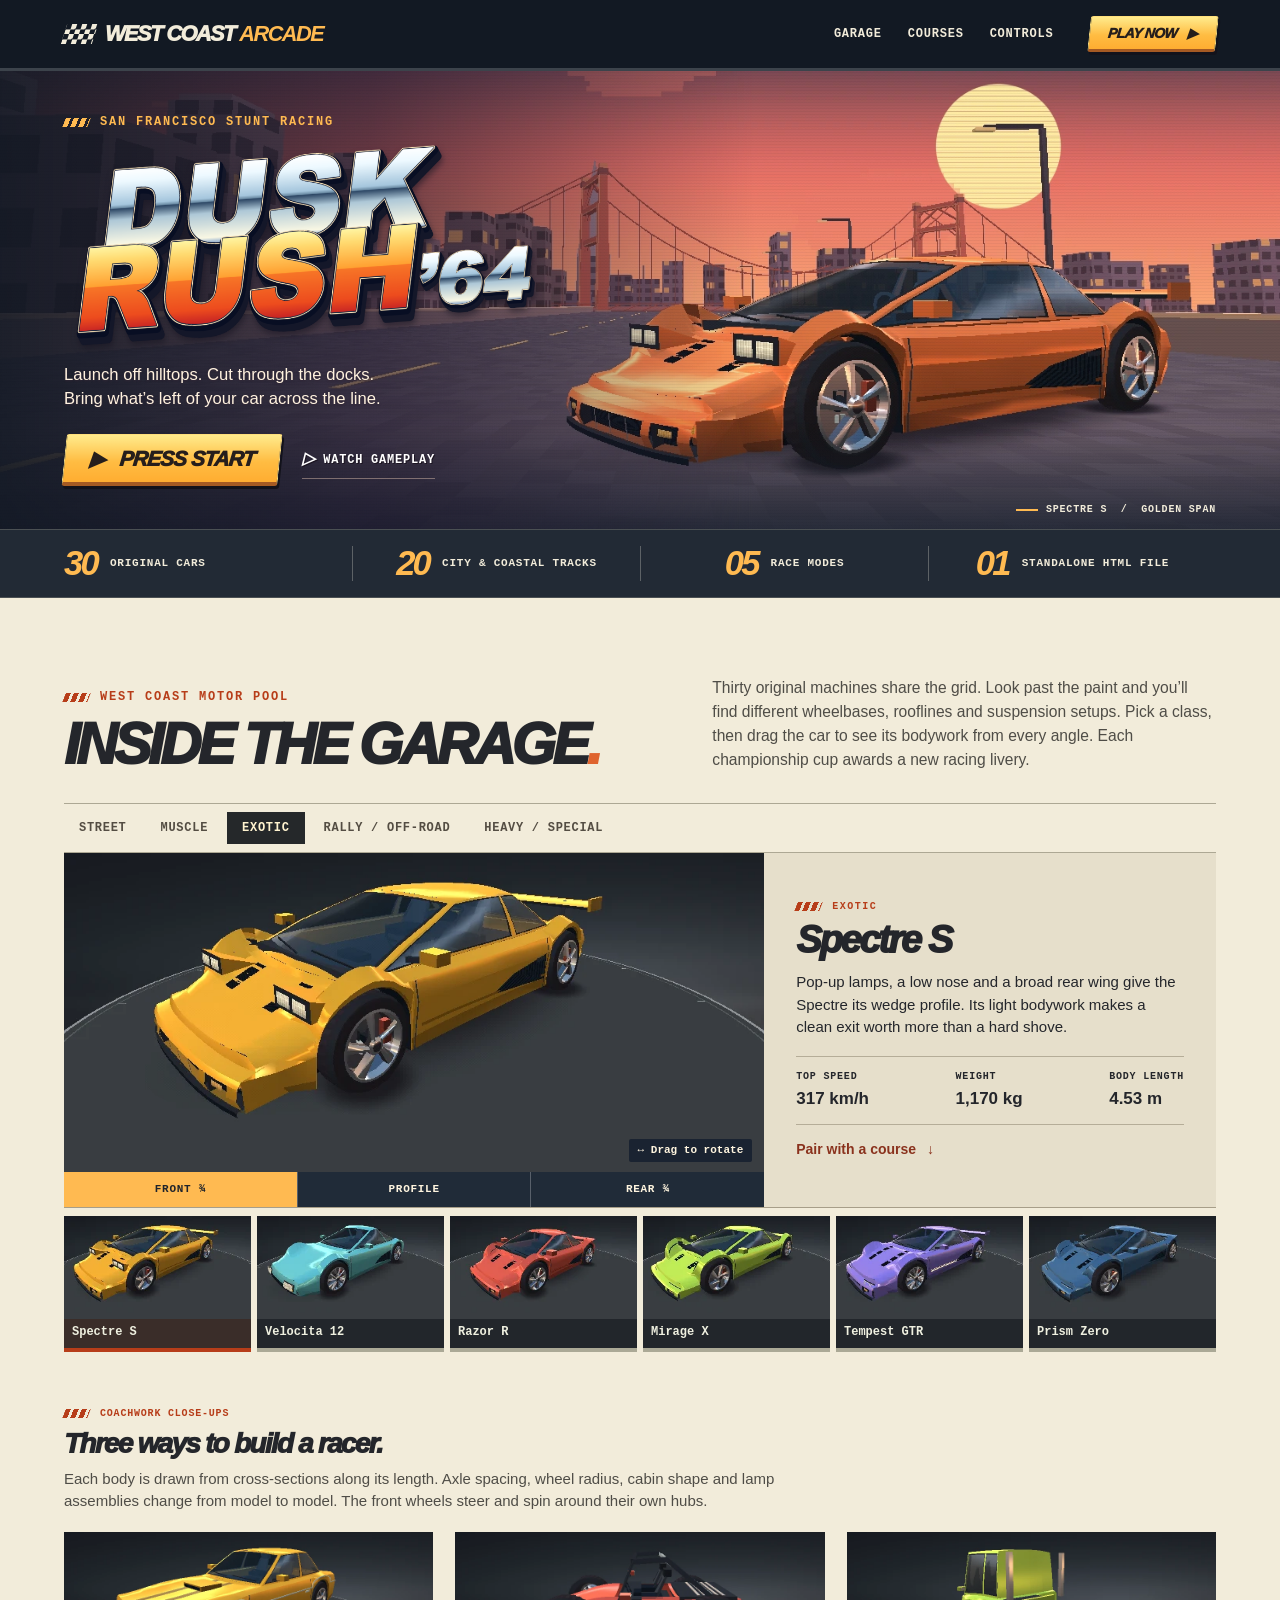
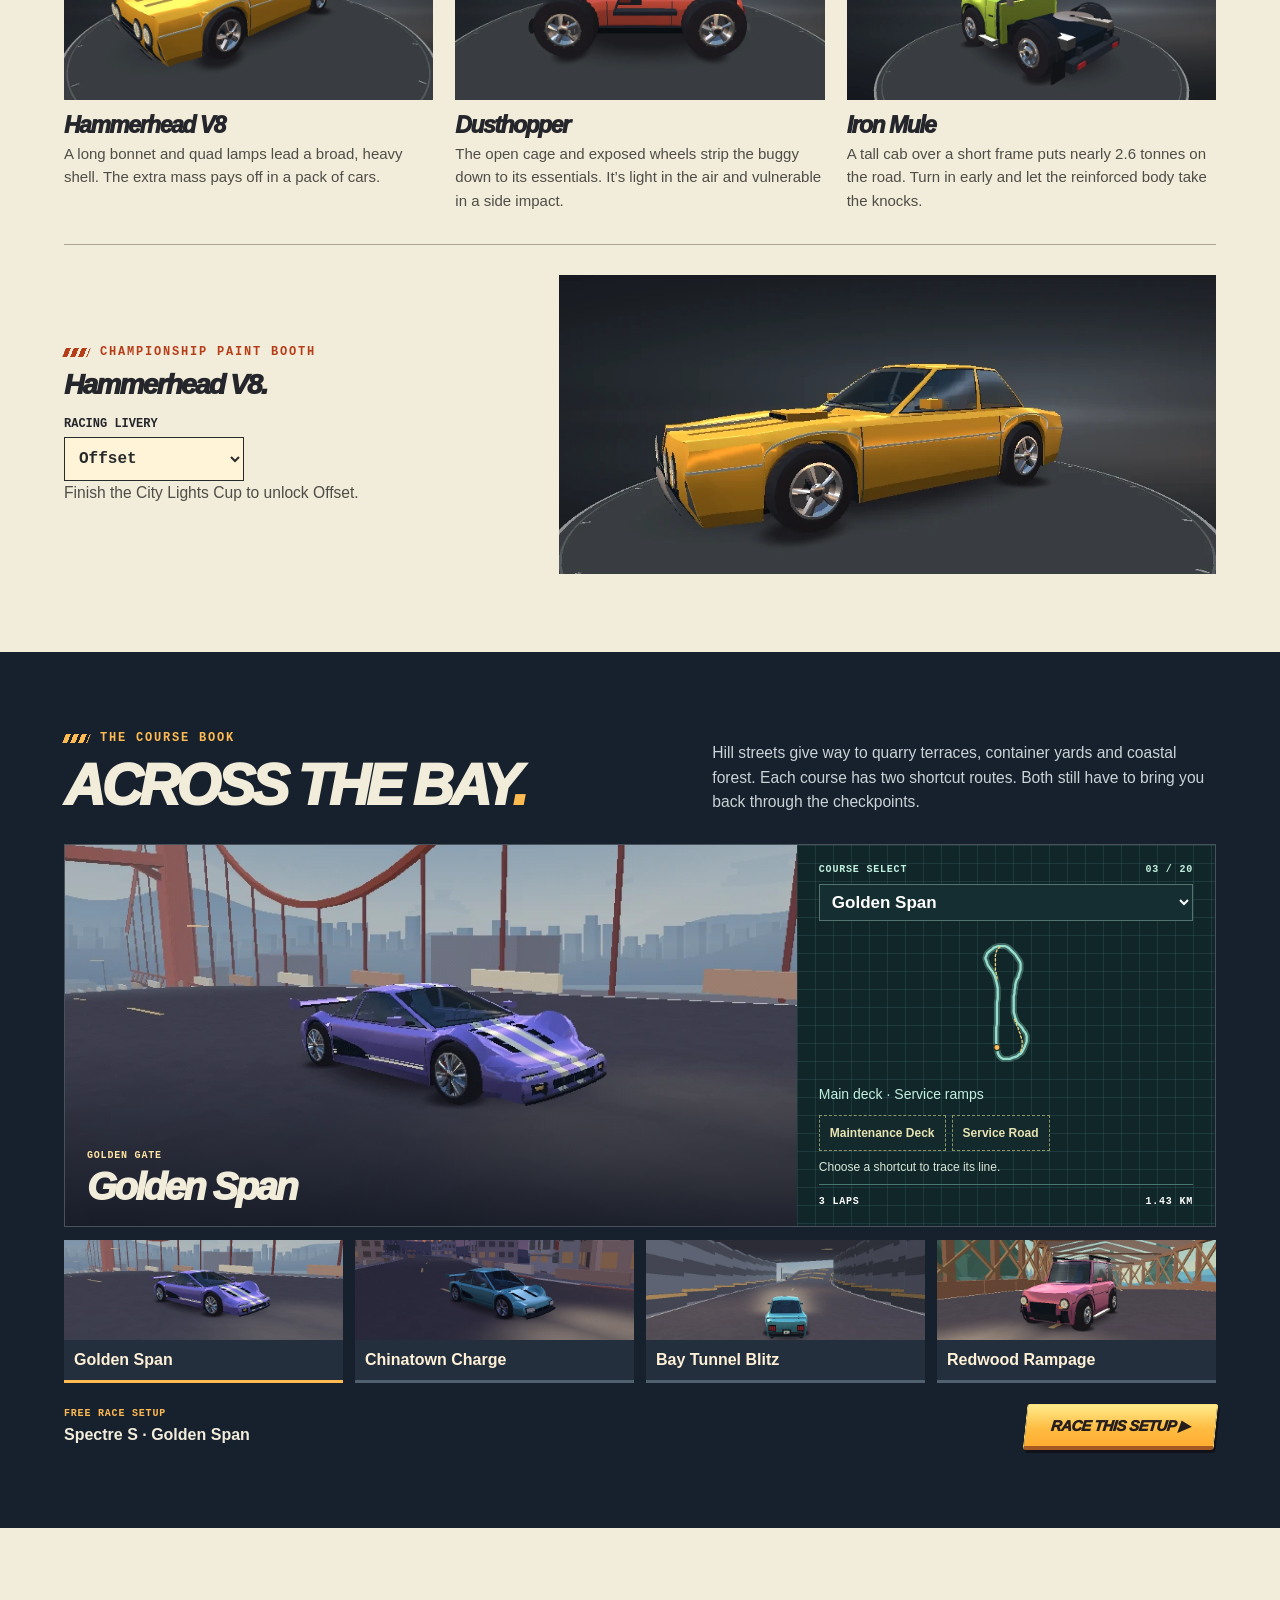
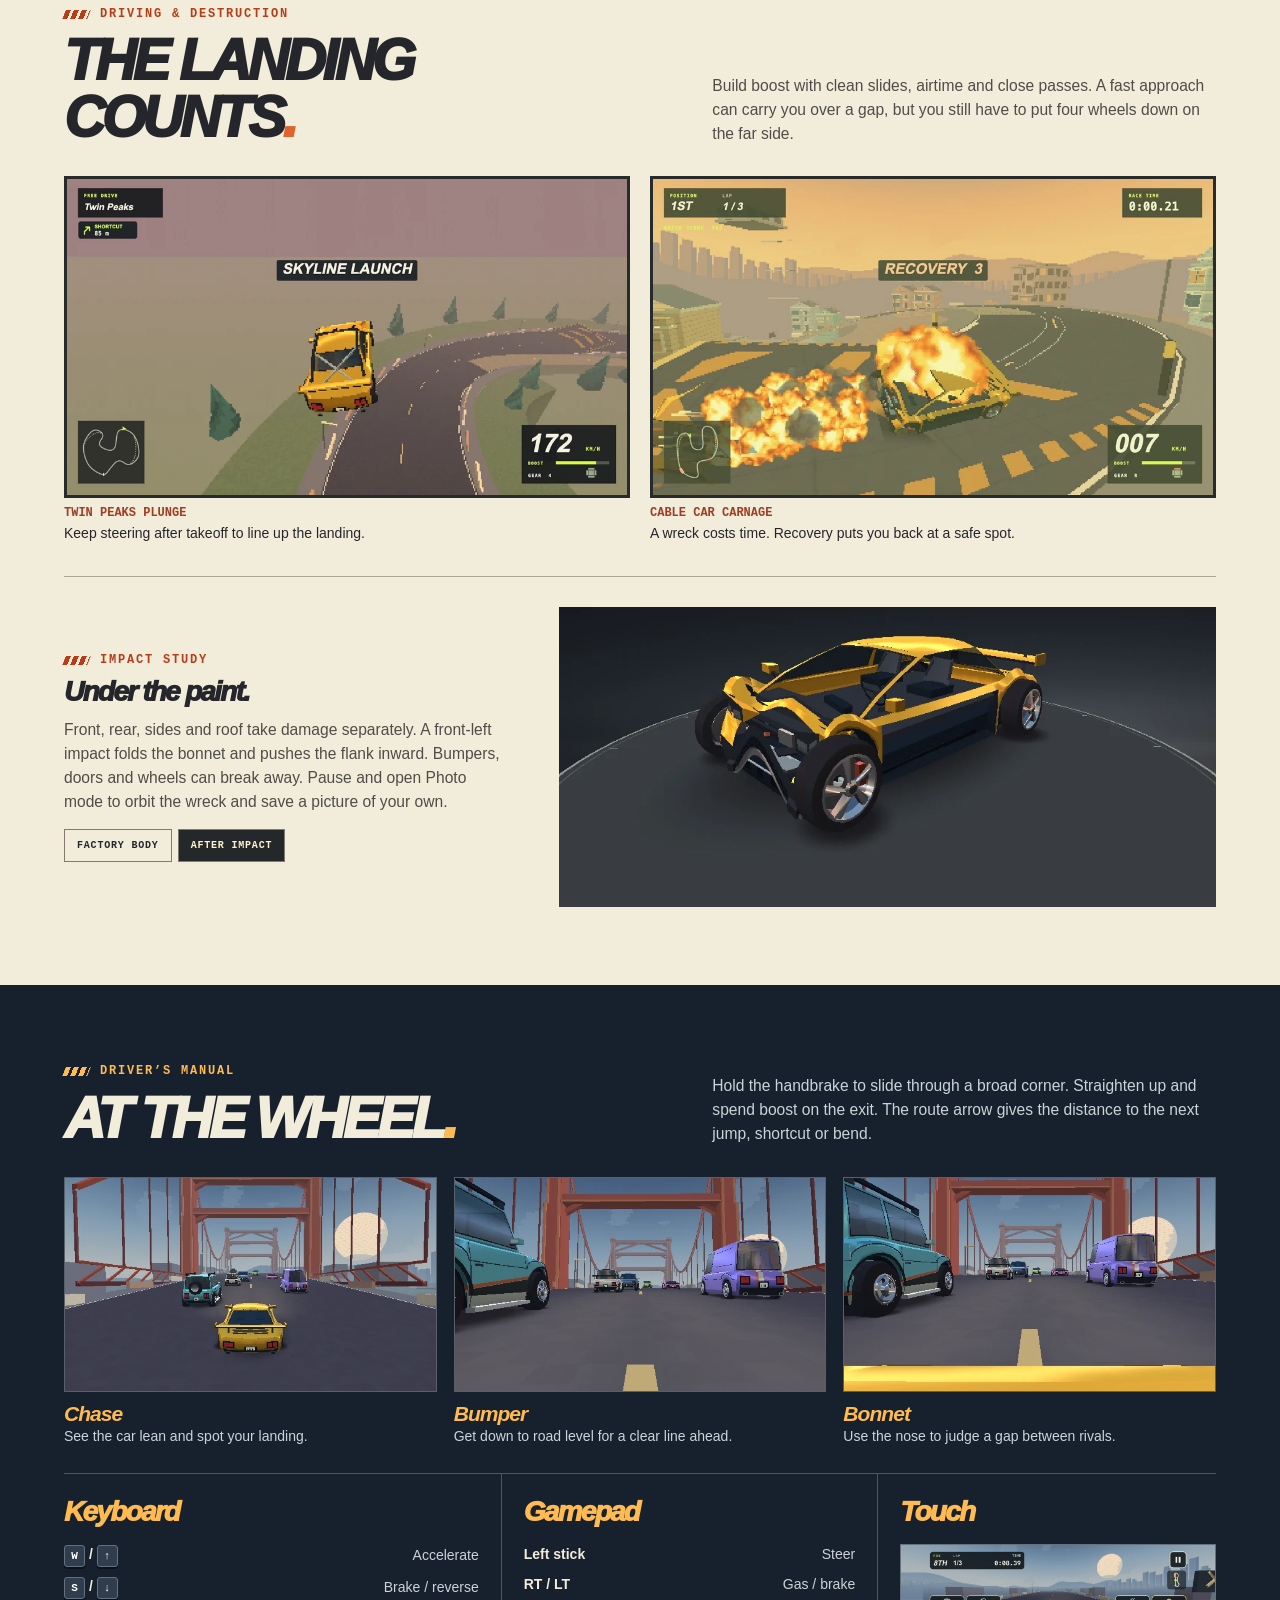
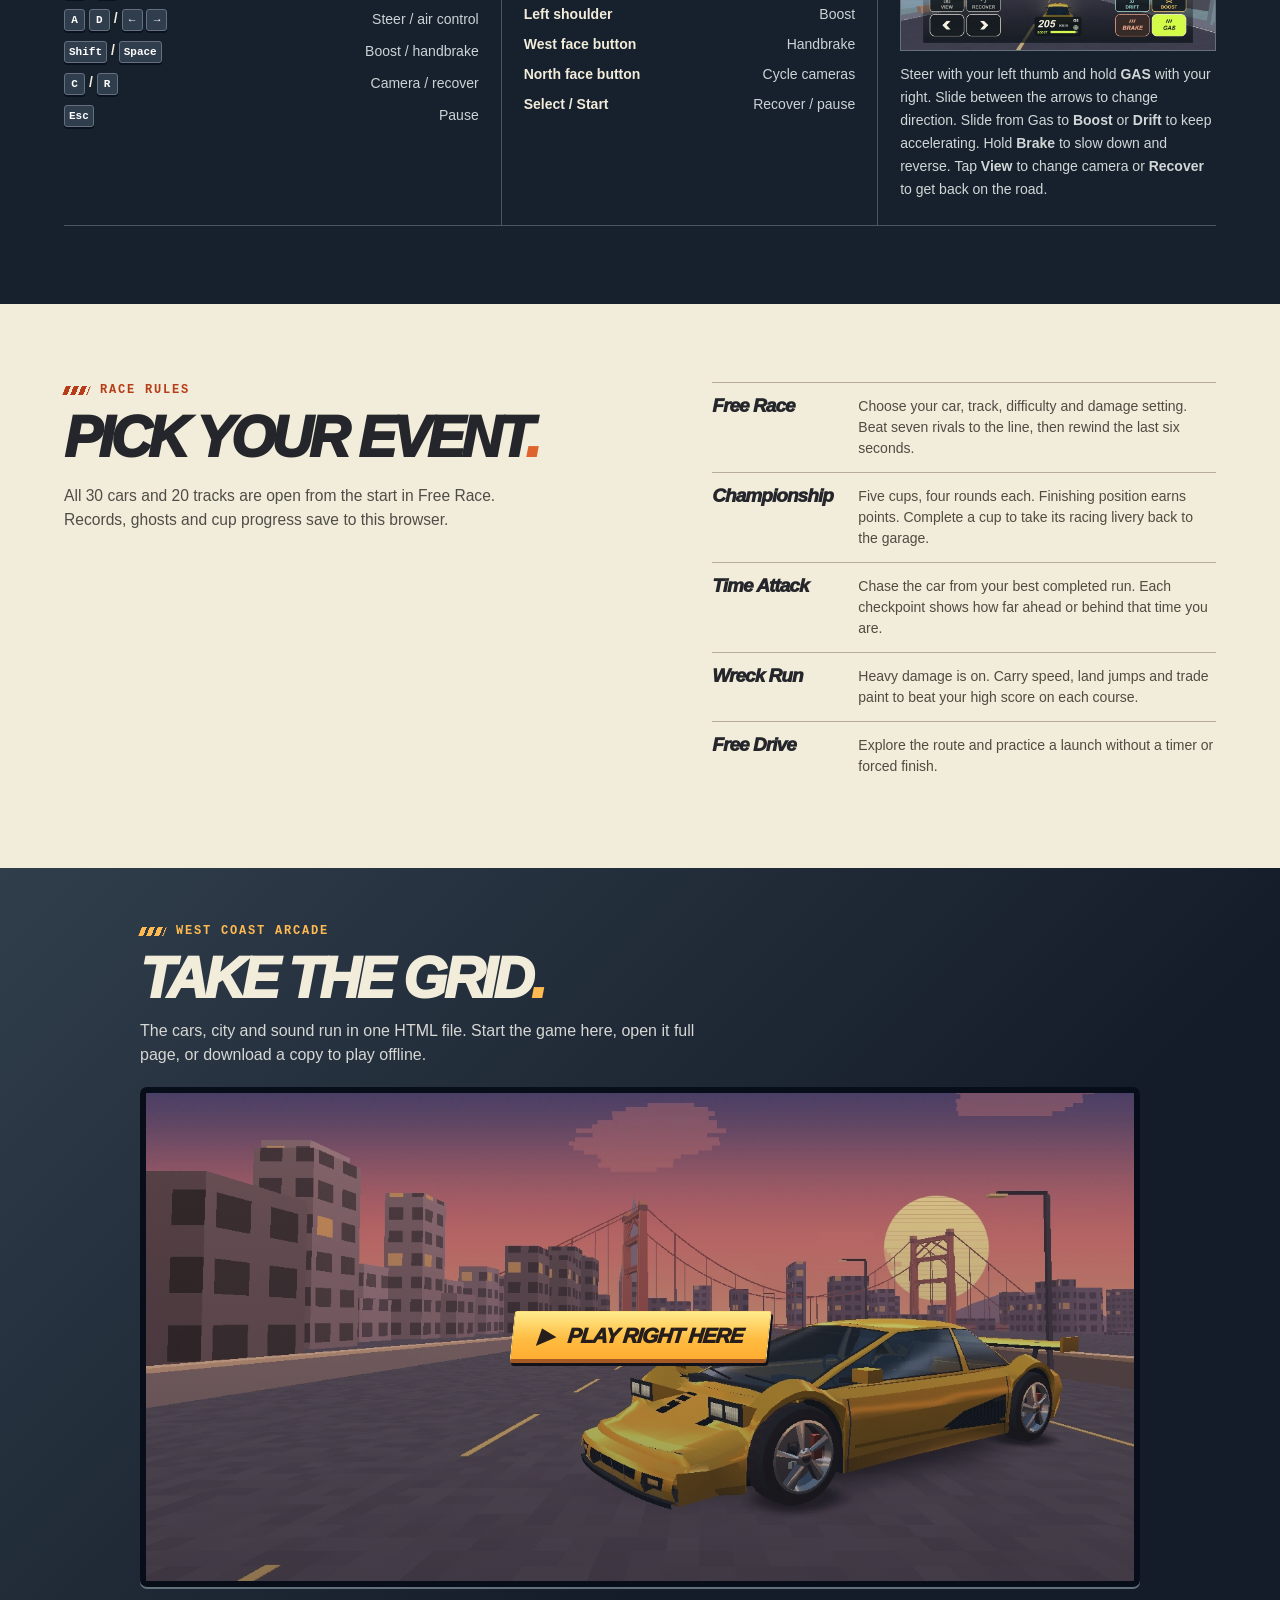
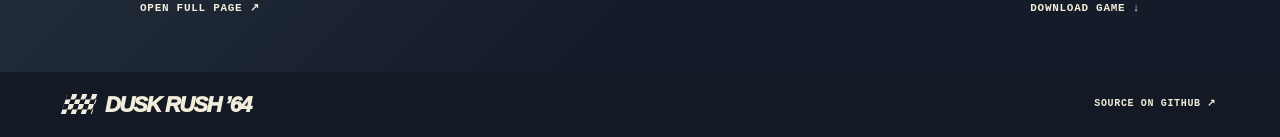
<file: docs/index.html>
<!doctype html>
<html lang="en">
  <head>
    <meta charset="utf-8" />
    <meta name="viewport" content="width=device-width,initial-scale=1" />
    <meta name="theme-color" content="#141616" />
    <title>Dusk Rush ’64 — West Coast Arcade Racing</title>
    <meta
      name="description"
      content="Launch over San Francisco hills in a destructive browser arcade racer. Choose from 30 cars, 20 original tracks and five race modes."
    />
    <meta
      property="og:title"
      content="Dusk Rush ’64 — West Coast Arcade Racing"
    />
    <meta
      property="og:description"
      content="Race seven rivals over the hills of San Francisco. Thirty hand-built car designs, twenty courses and a finish camera you can rewind."
    />
    <meta property="og:type" content="website" />
    <meta property="og:url" content="https://nearbycoder.github.io/dusk-rush-64/" />
    <meta name="twitter:card" content="summary_large_image" />
    <meta
      property="og:image"
      content="https://nearbycoder.github.io/dusk-rush-64/media/cabinet-scene.webp"
    />
    <link rel="icon" href="favicon.svg" />
    <link rel="preload" href="media/cabinet-scene.webp" as="image" />
    <link rel="stylesheet" href="site.css" />
    <script defer src="catalog.js"></script>
    <script defer src="site.js"></script>
  </head>
  <body>
    <a class="skip" href="#garage">Skip to the garage</a>
    <header class="mast">
      <div class="wrap mast-row">
        <a class="brand" href="#title"
          ><i class="flag"></i><span>West Coast <b>Arcade</b></span></a
        >
        <nav aria-label="Page sections">
          <a href="#garage">Garage</a><a href="#courses">Courses</a
          ><a href="#controls">Controls</a>
        </nav>
        <a class="ticket small" href="play/?start">Play now <span>▶</span></a>
      </div>
    </header>
    <main>
      <section class="hero" id="title" aria-labelledby="game-title">
        <div class="wrap hero-inner">
          <div class="hero-copy">
            <p class="over hero-over">San Francisco stunt racing</p>
            <h1 id="game-title">
              <img
                src="media/marquee.png"
                width="960"
                height="410"
                alt="Dusk Rush ’64"
              />
            </h1>
            <p class="pitch">
              Launch off hilltops. Cut through the docks.<br />Bring what’s left
              of your car across the line.
            </p>
            <div class="hero-actions">
              <a id="start-game" class="ticket" href="play/?start"
                >▶ &nbsp; Press Start</a
              ><button class="watch" id="watch" aria-haspopup="dialog">
                <i>▷</i> Watch gameplay
              </button>
            </div>
          </div>
          <span class="hero-caption"
            ><i></i> Spectre S &nbsp;/&nbsp; Golden Span</span
          >
        </div>
      </section>
      <div class="stats">
        <div class="wrap stat-inner">
          <div><b>30</b> original cars</div>
          <div><b>20</b> city &amp; coastal tracks</div>
          <div><b>05</b> race modes</div>
          <div><b>01</b> standalone HTML file</div>
        </div>
      </div>

      <section class="paper section" id="garage" aria-labelledby="garage-title">
        <div class="wrap">
          <header class="chapter">
            <div>
              <p class="over">West Coast Motor Pool</p>
              <h2 id="garage-title">Inside the garage<span>.</span></h2>
            </div>
            <p>
              Thirty original machines share the grid. Look past the paint and
              you’ll find different wheelbases, rooflines and suspension setups.
              Pick a class, then drag the car to see its bodywork from every angle.
              Each championship cup awards a new racing livery.
            </p>
          </header>
          <div
            id="classes"
            class="classes"
            role="group"
            aria-label="Vehicle classes"
          ></div>
          <div class="showcase">
            <div class="stage">
              <div id="turntable" role="slider" tabindex="0" aria-label="Rotate Spectre S"
                aria-valuemin="0" aria-valuemax="345" aria-valuenow="0" aria-valuetext="Front three-quarter">
              <img
                id="car-img"
                src="media/showroom/12-front.webp"
                width="900"
                height="410"
                loading="lazy"
                alt="Front three-quarter view of the Spectre S"
                draggable="false"
              />
              <canvas id="rotation-frame" width="630" height="287" hidden aria-hidden="true"></canvas>
              <span class="rotation-hint" aria-hidden="true">↔ Drag to rotate</span>
              </div>
              <div class="viewbar" role="group" aria-label="Model angle">
                <button data-view="front" aria-pressed="true">Front ¾</button
                ><button data-view="side" aria-pressed="false">Profile</button
                ><button data-view="rear" aria-pressed="false">Rear ¾</button>
              </div>
            </div>
            <div class="spec">
              <p class="over" id="car-class">Exotic</p>
              <h3 id="car-name">Spectre S</h3>
              <p id="car-note">
                Pop-up lamps, a low nose and a broad rear wing give the Spectre
                its wedge profile. Its light bodywork makes a clean exit worth
                more than a hard shove.
              </p>
              <dl class="specs">
                <div>
                  <dt>Top speed</dt>
                  <dd id="speed">317 km/h</dd>
                </div>
                <div>
                  <dt>Weight</dt>
                  <dd id="weight">1,170 kg</dd>
                </div>
                <div>
                  <dt>Body length</dt>
                  <dd id="length">4.53 m</dd>
                </div>
              </dl>
              <a href="#courses" class="rule-link"
                >Pair with a course <span>↓</span></a
              >
            </div>
          </div>
          <div
            id="car-strip"
            class="car-strip"
            role="group"
            aria-label="Cars in selected class"
          ></div>

          <div class="design-intro">
            <p class="over">Coachwork close-ups</p>
            <h3>Three ways to build a racer.</h3>
            <p class="build-note">
              Each body is drawn from cross-sections along its length. Axle
              spacing, wheel radius, cabin shape and lamp assemblies change from
              model to model. The front wheels steer and spin around their own
              hubs.
            </p>
          </div>
          <div class="designs">
            <article>
              <button data-inspect="6" aria-label="Inspect Hammerhead V8">
                <img
                  src="media/showroom/6-front.webp"
                  alt="Hammerhead V8 with a broad bonnet and four round headlights"
                  width="900"
                  height="410"
                  loading="lazy"
                />
              </button>
              <h4>Hammerhead V8</h4>
              <p>
                A long bonnet and quad lamps lead a broad, heavy shell. The
                extra mass pays off in a pack of cars.
              </p>
            </article>
            <article>
              <button data-inspect="20" aria-label="Inspect Dusthopper">
                <img
                  src="media/showroom/20-side.webp"
                  alt="Dusthopper’s exposed wheels and open roll cage in profile"
                  width="900"
                  height="410"
                  loading="lazy"
                />
              </button>
              <h4>Dusthopper</h4>
              <p>
                The open cage and exposed wheels strip the buggy down to its
                essentials. It’s light in the air and vulnerable in a side
                impact.
              </p>
            </article>
            <article>
              <button data-inspect="27" aria-label="Inspect Iron Mule">
                <img
                  src="media/showroom/27-rear.webp"
                  alt="Iron Mule truck cab with a short exposed chassis"
                  width="900"
                  height="410"
                  loading="lazy"
                />
              </button>
              <h4>Iron Mule</h4>
              <p>
                A tall cab over a short frame puts nearly 2.6 tonnes on the
                road. Turn in early and let the reinforced body take the knocks.
              </p>
            </article>
          </div>
          <div class="damage paint-booth">
            <div>
              <p class="over">Championship paint booth</p>
              <h3>Hammerhead V8.</h3>
              <label for="paint-sample">Racing livery</label>
              <select id="paint-sample">
                <option>Factory</option>
                <option>Club stripes</option>
                <option selected>Offset</option>
                <option>Coastline</option>
                <option>Crosswind</option>
                <option>Chequer</option>
                <option>Flash</option>
              </select>
              <p id="paint-unlock" aria-live="polite">Finish the City Lights Cup to unlock Offset.</p>
            </div>
            <img id="paint-img" src="media/liveries/2.webp" loading="lazy"
              width="900" height="410" alt="Hammerhead V8 in the Offset racing livery" />
          </div>
        </div>
      </section>

      <section class="dark section" id="courses" aria-labelledby="course-title">
        <div class="wrap">
          <header class="chapter">
            <div>
              <p class="over">The course book</p>
              <h2 id="course-title">Across the bay<span>.</span></h2>
            </div>
            <p>
              Hill streets give way to quarry terraces, container yards and
              coastal forest. Each course has two shortcut routes. Both still
              have to bring you back through the checkpoints.
            </p>
          </header>
          <div class="course-select">
            <div class="road-photo">
              <img
                id="course-photo"
                width="768"
                height="408"
                loading="lazy"
                src="media/courses/2.webp"
                alt="Approaching the towers of Golden Span"
              />
              <div class="photo-text">
                <small id="district">Golden Gate</small>
                <h3 id="track-name">Golden Span</h3>
              </div>
            </div>
            <aside class="map-card">
              <div class="map-title">
                <label for="track">Course select</label
                ><span id="track-count">03 / 20</span>
              </div>
              <select id="track" aria-label="Select a course">
                <option>Golden Span</option></select
              ><svg
                viewBox="0 0 300 190"
                aria-label="Course map with the start line and both shortcuts"
                role="img"
              >
                <polyline id="route-shadow"></polyline>
                <polyline id="route"></polyline>
                <polyline id="branch-0" class="branch"></polyline>
                <polyline id="branch-1" class="branch"></polyline>
                <circle id="start" r="4"></circle>
                <circle id="racer" r="3"></circle>
              </svg>
              <p id="feature">Main deck · Service ramps</p>
              <div class="cut-picker" role="group" aria-label="Trace a shortcut">
                <button data-cut="0" aria-pressed="false">Maintenance Deck</button>
                <button data-cut="1" aria-pressed="false">Service Road</button>
              </div>
              <p id="cut-detail" aria-live="polite">Choose a shortcut to trace its line.</p>
              <div class="map-data">
                <b id="format">3 laps</b><b id="distance"></b>
              </div>
            </aside>
          </div>
          <div
            class="course-strip"
            id="course-strip"
            role="group"
            aria-label="Featured courses"
          ></div>
          <div class="launch-row">
            <div>
              <small>Free race setup</small
              ><strong id="setup-summary">Spectre S · Golden Span</strong>
            </div>
            <a id="launch" class="ticket" href="play/?car=12&amp;track=2"
              >Race this setup ▶</a
            >
          </div>
        </div>
      </section>

      <section class="paper section handling" id="game">
        <div class="wrap">
          <header class="chapter">
            <div>
              <p class="over">Driving &amp; destruction</p>
              <h2>The landing counts<span>.</span></h2>
            </div>
            <p>
              Build boost with clean slides, airtime and close passes. A fast
              approach can carry you over a gap, but you still have to put four
              wheels down on the far side.
            </p>
          </header>
          <div class="action-spread">
            <figure>
              <img
                src="media/major-jump.webp"
                width="900"
                height="508"
                alt="Aftershock airborne over Twin Peaks with the landing road below"
                loading="lazy"
              />
              <figcaption>
                <b>Twin Peaks Plunge</b> Keep steering after takeoff to line up
                the landing.
              </figcaption>
            </figure>
            <figure>
              <img
                src="media/full-wreck.webp"
                width="900"
                height="508"
                alt="A fireball and flying debris after a heavy crash"
                loading="lazy"
              />
              <figcaption>
                <b>Cable Car Carnage</b> A wreck costs time. Recovery puts you
                back at a safe spot.
              </figcaption>
            </figure>
          </div>
          <div class="damage">
            <div>
              <p class="over">Impact study</p>
              <h3>Under the paint.</h3>
              <p>
                Front, rear, sides and roof take damage separately. A front-left
                impact folds the bonnet and pushes the flank inward. Bumpers,
                doors and wheels can break away. Pause and open Photo mode
                to orbit the wreck and save a picture of your own.
              </p>
              <div
                class="damage-switch"
                role="group"
                aria-label="Compare body damage"
              >
                <button data-damage="0" aria-pressed="false">
                  Factory body</button
                ><button data-damage="1" aria-pressed="true">
                  After impact
                </button>
              </div>
            </div>
            <img
              id="damage-img"
              src="media/spectre-impact.webp"
              loading="lazy"
              width="900"
              height="410"
              alt="Spectre S with its front bumper detached and side bodywork crumpled"
            />
          </div>
        </div>
      </section>

      <section class="dark section" id="controls">
        <div class="wrap">
          <header class="chapter">
            <div>
              <p class="over">Driver’s manual</p>
              <h2>At the wheel<span>.</span></h2>
            </div>
            <p>
              Hold the handbrake to slide through a broad corner. Straighten up
              and spend boost on the exit. The route arrow gives the distance
              to the next jump, shortcut or bend.
            </p>
          </header>
          <div class="camera-guide">
            <figure>
              <img
                src="media/camera-0.webp"
                alt="Chase camera behind the Spectre with rivals ahead on Golden Span"
                width="600"
                height="346"
                loading="lazy"
              />
              <figcaption>
                <b>Chase</b> See the car lean and spot your landing.
              </figcaption>
            </figure>
            <figure>
              <img
                src="media/camera-1.webp"
                alt="Bumper camera low on the same bridge approach"
                width="600"
                height="346"
                loading="lazy"
              />
              <figcaption>
                <b>Bumper</b> Get down to road level for a clear line ahead.
              </figcaption>
            </figure>
            <figure>
              <img
                src="media/camera-2.webp"
                alt="Bonnet camera with the painted nose visible below the traffic"
                width="600"
                height="346"
                loading="lazy"
              />
              <figcaption>
                <b>Bonnet</b> Use the nose to judge a gap between rivals.
              </figcaption>
            </figure>
          </div>
          <div class="control-grid">
            <article>
              <h3>Keyboard</h3>
              <dl>
                <dt><kbd>W</kbd> / <kbd>↑</kbd></dt>
                <dd>Accelerate</dd>
                <dt><kbd>S</kbd> / <kbd>↓</kbd></dt>
                <dd>Brake / reverse</dd>
                <dt><kbd>A</kbd> <kbd>D</kbd> / <kbd>←</kbd> <kbd>→</kbd></dt>
                <dd>Steer / air control</dd>
                <dt><kbd>Shift</kbd> / <kbd>Space</kbd></dt>
                <dd>Boost / handbrake</dd>
                <dt><kbd>C</kbd> / <kbd>R</kbd></dt>
                <dd>Camera / recover</dd>
                <dt><kbd>Esc</kbd></dt>
                <dd>Pause</dd>
              </dl>
            </article>
            <article>
              <h3>Gamepad</h3>
              <dl>
                <dt>Left stick</dt>
                <dd>Steer</dd>
                <dt>RT / LT</dt>
                <dd>Gas / brake</dd>
                <dt>Left shoulder</dt>
                <dd>Boost</dd>
                <dt>West face button</dt>
                <dd>Handbrake</dd>
                <dt>North face button</dt>
                <dd>Cycle cameras</dd>
                <dt>Select / Start</dt>
                <dd>Recover / pause</dd>
              </dl>
            </article>
            <article>
              <h3>Touch</h3>
              <a class="phone-cockpit" href="media/phone-cockpit.webp" target="_blank" rel="noopener"
                aria-label="Enlarge the landscape touch controls in a new tab">
                <img src="media/phone-cockpit.webp" width="1100" height="368" loading="lazy"
                  alt="Golden Span on iPhone with steering on the left and the gas pedal held on the right" />
              </a>
              <p>
                Steer with your left thumb and hold <b>GAS</b> with your right.
                Slide between the arrows to change direction. Slide from Gas to
                <b>Boost</b> or <b>Drift</b> to keep accelerating. Hold
                <b>Brake</b> to slow down and reverse. Tap <b>View</b> to change
                camera or <b>Recover</b> to get back on the road.
              </p>
            </article>
          </div>
        </div>
      </section>

      <section class="paper section" id="modes">
        <div class="wrap modes-layout">
          <div>
            <p class="over">Race rules</p>
            <h2>Pick your event<span>.</span></h2>
            <p class="modes-note">
              All 30 cars and 20 tracks are open from the start in Free Race.
              Records, ghosts and cup progress save to this browser.
            </p>
          </div>
          <dl class="events">
            <div>
              <dt>Free Race</dt>
              <dd>
                Choose your car, track, difficulty and damage setting. Beat
                seven rivals to the line, then rewind the last six seconds.
              </dd>
            </div>
            <div>
              <dt>Championship</dt>
              <dd>
                Five cups, four rounds each. Finishing position earns points.
                Complete a cup to take its racing livery back to the garage.
              </dd>
            </div>
            <div>
              <dt>Time Attack</dt>
              <dd>
                Chase the car from your best completed run. Each checkpoint
                shows how far ahead or behind that time you are.
              </dd>
            </div>
            <div>
              <dt>Wreck Run</dt>
              <dd>
                Heavy damage is on. Carry speed, land jumps and trade paint
                to beat your high score on each course.
              </dd>
            </div>
            <div>
              <dt>Free Drive</dt>
              <dd>
                Explore the route and practice a launch without a timer or
                forced finish.
              </dd>
            </div>
          </dl>
        </div>
      </section>
      <section id="cabinet" class="play-zone">
        <div class="wrap">
          <p class="over">West Coast Arcade</p>
          <h2>Take the grid<span>.</span></h2>
          <p>
            The cars, city and sound run in one HTML file. Start the game here,
            open it full page, or download a copy to play offline.
          </p>
          <div class="embed-cover" id="player">
            <div id="player-poster">
              <button class="ticket" id="embed-start">
                ▶ &nbsp; Play right here
              </button>
            </div>
          </div>
          <div class="play-links">
            <a href="play/?start">Open full page ↗</a
            ><button id="stop-game" hidden>Close game ×</button
            ><a href="play/index.html" download="dusk-rush-64.html"
              >Download game ↓</a
            >
          </div>
        </div>
      </section>
    </main>
    <footer class="wrap">
      <a href="#title" class="brand"><i class="flag"></i>Dusk Rush ’64</a
      ><a href="https://github.com/nearbycoder/dusk-rush-64"
        >Source on GitHub ↗</a
      >
    </footer>
    <dialog id="reel">
      <div class="reel-head">
        <b>Gameplay reel</b
        ><button id="close-reel" aria-label="Close gameplay reel">
          Close ×
        </button>
      </div>
      <video
        id="film"
        muted
        playsinline
        controls
        preload="none"
        poster="media/active-race.webp"
        src="media/attract.mp4"
      ></video>
    </dialog>
  </body>
</html>
</file>
<file: docs/site.css>
:root {
  --night: #131a25;
  --blue: #222e3b;
  --paper: #f2ecda;
  --ink: #24262b;
  --orange: #b73d19;
  --gold: #ffba51;
  --cyan: #96dfce;
  --line: #404a56;
  --heavy: "Arial Black", "Helvetica Neue", Arial, sans-serif;
  --mono: "Courier New", ui-monospace, monospace;
}
* {
  box-sizing: border-box;
}
html {
  -webkit-tap-highlight-color: transparent;
  scroll-behavior: smooth;
  scroll-padding-top: 15px;
}
body {
  background: var(--night);
  font:
    16px/1.5 Arial,
    Helvetica,
    sans-serif;
  color: var(--paper);
  margin: 0;
}
a {
  color: inherit;
  text-decoration: none;
}
button,
select {
  font: inherit;
  cursor: pointer;
  color: inherit;
}
button {
  background: none;
}
:is(a, button, select, .embed-cover) {
  -webkit-touch-callout: none;
  -webkit-user-select: none;
  user-select: none;
}
:is(a, button, select) {
  touch-action: manipulation;
}
button:active, a:active {
  filter: brightness(.85);
}
button:focus-visible,
select:focus-visible,
a:focus-visible {
  outline: 3px solid #1689b7;
  outline-offset: 3px;
}
.wrap {
  width: min(1270px, 90%);
  margin-inline: auto;
}
img {
  display: block;
  max-width: 100%;
}
button {
  border: 0;
}
h1,
h2,
h3,
h4,
p,
dl,
dd,
figure {
  margin: 0;
}
.skip {
  position: absolute;
  top: -110px;
  z-index: 20;
  background: var(--paper);
  color: var(--ink);
  padding: 12px;
}
.skip:focus {
  top: 6px;
}
[hidden] {
  display: none !important;
}
.mast {
  background: #121923;
  border-bottom: 3px solid #3c434b;
}
.mast-row,
.mast nav,
.hero-actions,
.hero-caption,
.brand,
.ticket,
.launch-row,
.play-links,
footer,
.reel-head {
  display: flex;
  align-items: center;
}
.mast-row {
  min-height: 68px;
  gap: 35px;
}
.brand {
  gap: 10px;
  font: italic 950 clamp(16px, 1.7vw, 24px) / 1 var(--heavy);
  letter-spacing: -0.07em;
  text-transform: uppercase;
}
.brand b {
  color: var(--gold);
}
.flag {
  display: inline-block;
  width: 31px;
  height: 20px;
  background: repeating-conic-gradient(var(--paper) 0 25%, transparent 0 50%) 0
    0/10px 10px;
  transform: skewX(-18deg);
}
.mast nav {
  margin-left: auto;
  gap: 26px;
}
.mast nav a,
.play-links,
footer > a:last-child,
.watch,
.viewbar button,
.classes button,
.map-title,
.map-data,
.launch-row small,
.strip-name,
.reel-head,
.screenlabel {
  font: 700 12px/1.4 var(--mono);
  text-transform: uppercase;
  letter-spacing: 0.065em;
}
.mast nav a:hover,
.play-links a:hover {
  color: var(--gold);
}
.ticket {
  width: fit-content;
  justify-content: center;
  gap: 10px;
  background: linear-gradient(#ffeb8c, #ffbc42 57%, #ffad31);
  border: 1px solid #ffdf7b;
  border-bottom: 4px solid #a55a23;
  box-shadow: 2px 3px 0 #12121b;
  transform: skew(-6deg);
  border-radius: 3px;
  color: #261e1c;
  padding: 13px 25px;
  font: italic 950 21px/1 var(--heavy);
  text-transform: uppercase;
  letter-spacing: -0.045em;
}
.ticket:hover {
  filter: brightness(1.1);
}
.ticket.small {
  padding: 9px 18px;
  font-size: 14px;
  border-bottom-width: 3px;
}
.hero {
  position: relative;
  isolation: isolate;
  overflow: hidden;
  background: #3c2e3e url(media/cabinet-scene.webp) 58% 55% / cover no-repeat;
}
.hero:before,
.hero:after {
  content: "";
  position: absolute;
  inset: 0;
  pointer-events: none;
  z-index: -1;
}
.hero:before {
  background:
    linear-gradient(90deg, #131925ec, #1c172d9c 29%, transparent 59%),
    linear-gradient(0deg, #121c2abd, transparent 22%);
}
.hero:after {
  background: repeating-linear-gradient(
    0deg,
    #080d1b0b 0 1px,
    transparent 1px 3px
  );
}
.hero-inner {
  position: relative;
  min-height: clamp(445px, 35.8vw, 580px);
  display: flex;
  align-items: center;
  padding-block: 36px;
}
.hero-copy {
  width: 46%;
}
.over {
  font: 700 12px/1.4 var(--mono);
  text-transform: uppercase;
  letter-spacing: 0.15em;
  display: flex;
  gap: 11px;
  align-items: center;
  color: var(--orange);
  margin-bottom: 10px;
}
.over:before {
  content: "";
  width: 25px;
  height: 9px;
  transform: skew(-21deg);
  background: repeating-linear-gradient(
    90deg,
    currentColor 0 5px,
    transparent 5px 8px
  );
}
.hero .over,
.dark .over,
.play-zone .over {
  color: var(--gold);
}
.hero h1 {
  width: 100%;
  max-width: 525px;
  margin: -2px 0 0 -5%;
}
.hero h1 img {
  width: 100%;
  height: auto;
  filter: drop-shadow(1px 4px 3px #15142185);
}
.pitch {
  color: #fff2df;
  font-size: clamp(16px, 1.3vw, 20px);
  line-height: 1.43;
  text-shadow: 0 1px 2px #332735;
}
.hero-actions {
  gap: 22px;
  margin-top: 24px;
}
.watch {
  display: flex;
  align-items: center;
  gap: 7px;
  color: white;
  padding: 6px 0;
  border-bottom: 1px solid #d1b6a580;
  text-shadow: 1px 1px #1c1521;
}
.watch i {
  font-size: 17px;
}
.hero-caption {
  position: absolute;
  bottom: 14px;
  right: 0;
  font: 700 10px var(--mono);
  text-transform: uppercase;
  letter-spacing: 0.08em;
  gap: 8px;
}
.hero-caption i {
  width: 22px;
  height: 2px;
  background: var(--gold);
}
.stats {
  background: #222a35;
  border-block: 1px solid #4b5053;
}
.stat-inner {
  display: grid;
  grid-template-columns: repeat(4, 1fr);
  padding-block: 16px;
}
.stat-inner div {
  display: flex;
  align-items: center;
  justify-content: center;
  gap: 13px;
  border-left: 1px solid #5d6266;
  font: 700 11px/1.25 var(--mono);
  letter-spacing: 0.07em;
  text-transform: uppercase;
}
.stat-inner div:first-child {
  justify-content: flex-start;
  border: 0;
}
.stat-inner b {
  color: var(--gold);
  font: italic 900 clamp(27px, 2.7vw, 39px) / 1 var(--heavy);
  letter-spacing: -0.08em;
}
.section {
  padding-block: clamp(52px, 6.1vw, 94px);
}
.paper {
  background: var(--paper);
  color: var(--ink);
}
.dark {
  background: #17212d;
}
.chapter,
.modes-layout {
  display: grid;
  grid-template-columns: 1.15fr 1fr;
  align-items: end;
  gap: 6%;
  margin-bottom: 30px;
}
.chapter > p,
.modes-note,
.damage p:not(.over) {
  font-size: clamp(15px, 1.22vw, 18px);
  line-height: 1.55;
}
.paper .chapter > p,
.modes-note,
.damage p:not(.over),
.designs article p {
  color: #4f4d47;
}
.dark .chapter > p {
  color: #cad3d6;
}
h2,
h3,
h4,
.photo-text h3 {
  font-family: var(--heavy);
  font-weight: 950;
  font-style: italic;
  letter-spacing: -0.065em;
  line-height: 1;
}
h2 {
  text-transform: uppercase;
  font-size: clamp(38px, 4.45vw, 71px);
}
h2 span {
  color: #df632d;
}
.dark h2 span,
.play-zone h2 span {
  color: var(--gold);
}
h3 {
  font-size: clamp(23px, 2.2vw, 34px);
}
h4 {
  font-size: 23px;
}
.classes {
  display: flex;
  flex-wrap: wrap;
  border-block: 1px solid #ada894;
  gap: 4px;
  padding: 8px 0;
}
.classes button,
.damage-switch button,
.viewbar button,
.course-strip button,
.car-strip button {
  transition:
    background 0.14s,
    color 0.14s;
}
.classes button {
  color: #544d43;
  padding: 8px 15px;
  letter-spacing: 0.06em;
}
.classes button[aria-pressed="true"],
.damage-switch button[aria-pressed="true"] {
  background: #25282a;
  color: #fff3cf;
}
.classes button:hover,
.damage-switch button:hover {
  box-shadow: inset 0 -2px var(--orange);
}
.showcase {
  display: grid;
  grid-template-columns: 1.55fr 1fr;
  background: #e6dfcb;
  border-bottom: 1px solid #a79e89;
}
.stage {
  position: relative;
  background: #292f35;
  display: grid;
  grid-template-rows: 1fr auto;
  min-width: 0;
}
#turntable {
  position: relative;
  width: 100%;
  align-self: stretch;
  display: grid;
  align-items: center;
  cursor: grab;
  touch-action: pan-y pinch-zoom;
  -webkit-user-select: none;
  user-select: none;
}
#turntable:focus-visible {
  outline: 3px solid var(--gold);
  outline-offset: -4px;
  z-index: 1;
}
#turntable.dragging { cursor: grabbing; }
.stage img, .stage canvas {
  width: 100%;
  height: 100%;
  min-height: 240px;
  object-fit: cover;
  pointer-events: none;
}
.stage canvas {
  position: absolute;
  inset: 0;
}
.rotation-hint {
  position: absolute;
  right: 12px;
  bottom: 10px;
  background: #15202fdc;
  color: #fff5df;
  padding: 5px 9px;
  border-radius: 2px;
  font: 600 11px/1.2 var(--mono, monospace);
  pointer-events: none;
}
.viewbar {
  display: grid;
  grid-template-columns: repeat(3, 1fr);
  gap: 1px;
  background: #58606a;
}
.viewbar button {
  min-height: 35px;
  font-size: 11px;
  padding: 8px;
  color: #fff5df;
  background: #202b38;
  border: 0;
}
.viewbar button[aria-pressed="true"] {
  background: var(--gold);
  color: #20242b;
  border-color: var(--gold);
}
@media (pointer: coarse) {
  .viewbar button { min-width: 48px; min-height: 44px; }
}
.spec {
  padding: clamp(20px, 2.5vw, 40px);
  align-self: center;
}
.spec .over {
  margin-bottom: 7px;
  font-size: 10px;
}
.spec h3 {
  font-size: clamp(32px, 3vw, 48px);
  margin-bottom: 12px;
}
.spec > p:not(.over) {
  font-size: 15px;
  line-height: 1.5;
}
.specs {
  display: flex;
  justify-content: space-between;
  gap: 8px;
  padding: 13px 0;
  margin: 17px 0 12px;
  border-block: 1px solid #b5ad98;
}
.specs dt,
.photo-text small,
.design-intro .over,
.launch-row small,
.map-title,
.map-data,
.damage-switch button {
  font: 700 10px/1.3 var(--mono);
  text-transform: uppercase;
  letter-spacing: 0.08em;
}
.specs dd {
  font-weight: 850;
  font-size: 17px;
  margin-top: 3px;
}
.rule-link {
  font-weight: 800;
  font-size: 14px;
  color: #8a321d;
}
.rule-link span {
  padding-left: 7px;
}
.car-strip {
  display: grid;
  grid-template-columns: repeat(6, minmax(0, 1fr));
  gap: 6px;
  margin-top: 8px;
}
.car-strip button {
  min-width: 0;
  position: relative;
  padding: 0;
  background: #22262b;
  border-bottom: 4px solid #aba996;
  color: #eff0e0;
}
.car-strip img {
  width: 100%;
  height: auto;
}
.car-strip span {
  display: block;
  text-align: left;
  font: 700 12px/1.2 var(--mono);
  padding: 6px 8px 8px;
}
.car-strip button[aria-pressed="true"] {
  border-color: var(--orange);
  background: #3a2d29;
}
.car-strip button:hover {
  border-color: #e79343;
}
.design-intro {
  margin-top: clamp(35px, 4.3vw, 65px);
}
.design-intro h3 {
  margin-bottom: 17px;
}
.designs {
  display: grid;
  grid-template-columns: repeat(3, minmax(0, 1fr));
  gap: 22px;
}
.designs button {
  display: block;
  padding: 0;
  width: 100%;
  overflow: hidden;
  background: #282e33;
}
.designs img {
  width: 100%;
  height: auto;
  transition: transform 0.22s;
}
.designs button:hover img {
  transform: scale(1.05);
}
.designs h4 {
  margin: 14px 0 5px;
}
.designs article p {
  font-size: 15px;
  line-height: 1.55;
}
.course-select {
  display: grid;
  grid-template-columns: 1.75fr 1fr;
  background: #222f39;
  border: 1px solid #49525b;
}
.road-photo {
  position: relative;
  min-width: 0;
  isolation: isolate;
  min-height: 300px;
}
.road-photo img {
  position: absolute;
  width: 100%;
  height: 100%;
  object-fit: cover;
  z-index: -2;
}
.road-photo:after {
  content: "";
  position: absolute;
  inset: 0;
  background: linear-gradient(0deg, #101520cf, transparent 48%);
  z-index: -1;
}
.photo-text {
  position: absolute;
  bottom: 19px;
  left: 22px;
}
.photo-text small {
  color: #ffe2a4;
}
.photo-text h3 {
  font-size: clamp(25px, 3vw, 49px);
  margin-top: 3px;
}
.map-card {
  background-color: #102629;
  background-image:
    linear-gradient(#5f97962b 1px, transparent 1px),
    linear-gradient(90deg, #5f97962b 1px, transparent 1px);
  background-size: 18px 18px;
  padding: 18px 22px;
  color: #c2f0de;
}
.map-title,
.map-data {
  display: flex;
  align-items: center;
  justify-content: space-between;
}
.map-card select {
  display: block;
  margin-top: 8px;
  font-weight: bold;
  font-size: 17px;
  background: #152e31;
  color: white;
  padding: 7px 8px;
  border: 1px solid #52746c;
  width: 100%;
}
.map-card svg {
  display: block;
  height: 145px;
  width: 100%;
  margin: 9px 0;
}
.map-card polyline {
  fill: none;
  stroke-linecap: round;
  stroke-linejoin: round;
}
#route {
  stroke: var(--cyan);
  stroke-width: 3;
}
#route-shadow {
  stroke: #3c645d;
  stroke-width: 8;
}
.map-card .branch {
  stroke:#ebce79;
  stroke-width:1.75;
  stroke-dasharray:3 3;
}
.map-card .branch.selected { stroke:#ffe57c; stroke-width:3.6; stroke-dasharray:none; }
.cut-picker { display:flex; flex-wrap:wrap; gap:6px; margin-top:10px; }
.cut-picker button {
  padding:6px 10px; min-height:36px; border:1px dashed #8c9569; background:#13292b;
  color:#e7e3b3; font:700 12px Arial,sans-serif; cursor:pointer;
}
.cut-picker button[aria-pressed="true"] { border-style:solid; border-color:#e7d281; color:#12262a; background:#e7d281; }
#cut-detail { color:#d8e5d5; font-size:12px; margin:7px 0 0; min-height:1.4em; }
@media(pointer:coarse) { .cut-picker button {min-height:44px;} }
#start {
  fill: var(--gold);
  stroke: #20342e;
  stroke-width: 1.5;
}
#racer {
  fill: white;
}
#feature {
  font-size: 14px;
}
.map-data {
  border-top: 1px solid #46766e;
  padding-top: 10px;
  margin-top: 8px;
  color: white;
}
.course-strip {
  display: grid;
  grid-template-columns: repeat(4, minmax(0, 1fr));
  gap: 12px;
  margin-top: 13px;
}
.course-strip button {
  padding: 0;
  background: #232f3c;
  text-align: left;
  border-bottom: 3px solid #51606e;
}
.course-strip img {
  width: 100%;
  aspect-ratio: 2.8;
  object-fit: cover;
}
.course-strip span {
  display: block;
  padding: 8px 10px;
  color: #fff1d8;
  font-weight: 700;
}
.course-strip button:hover,
.course-strip button[aria-pressed="true"] {
  border-color: var(--gold);
}
.launch-row {
  margin-top: 21px;
  justify-content: space-between;
  gap: 16px;
}
.launch-row small,
.launch-row strong {
  display: block;
}
.launch-row small {
  color: var(--gold);
  margin-bottom: 3px;
}
.launch-row .ticket {
  font-size: 15px;
}
.action-spread {
  display: grid;
  grid-template-columns: 1fr 1fr;
  gap: 20px;
}
.action-spread img {
  width: 100%;
  height: auto;
  border: 3px solid #272b2c;
}
.action-spread figcaption {
  margin: 8px 0 0;
  font-size: 14px;
  line-height: 1.5;
}
.action-spread figcaption b {
  display: block;
  text-transform: uppercase;
  font: 800 12px var(--mono);
  margin-bottom: 3px;
  color: #a03c22;
}
.damage {
  display: grid;
  align-items: center;
  grid-template-columns: 0.8fr 1.2fr;
  gap: 5%;
  border-top: 1px solid #afa68f;
  padding-top: 30px;
  margin-top: 32px;
}
.damage h3 {
  margin: 0 0 11px;
}
.damage img {
  width: 100%;
  height: auto;
}
.paint-booth label {
  display: block;
  margin: 18px 0 6px;
  font: 700 12px var(--mono);
  text-transform: uppercase;
}
.paint-booth select {
  min-height: 44px;
  min-width: 180px;
  padding: 6px 10px;
  font: 700 16px var(--mono);
  border: 1px solid currentColor;
  background: #fff3d8;
  color: #282b2c;
}
.damage-switch {
  display: flex;
  gap: 6px;
  margin-top: 15px;
}
.damage-switch button {
  border: 1px solid #827a6d;
  color: var(--ink);
  padding: 9px 12px;
}
.damage-switch button[aria-pressed="true"] {
  color: #fff3cf;
}
.control-grid {
  display: grid;
  grid-template-columns: 1.16fr 1fr 0.9fr;
  border-block: 1px solid #4c5660;
}
.control-grid article {
  padding: 24px 22px;
  border-left: 1px solid #4c5660;
}
.control-grid article:first-child {
  padding-left: 0;
  border: 0;
}
.control-grid article:last-child {
  padding-right: 0;
}
.control-grid h3 {
  color: var(--gold);
  margin-bottom: 17px;
}
.control-grid dl {
  display: grid;
  grid-template-columns: auto auto;
  align-items: center;
  gap: 9px 12px;
  font-size: 14px;
}
.control-grid dt {
  font-weight: 700;
}
.control-grid dd {
  text-align: right;
  color: #ccd3d6;
}
.control-grid kbd {
  display: inline-block;
  background: #303d4d;
  box-shadow: 0 2px #0b111e;
  border: 1px solid #64707e;
  border-radius: 3px;
  color: white;
  font: 700 11px var(--mono);
  min-width: 21px;
  padding: 4px;
  text-align: center;
}
.phone-cockpit {
  display: block;
  margin-bottom: 12px;
  cursor: zoom-in;
}
.phone-cockpit img {
  display: block;
  width: 100%;
  height: auto;
  border: 1px solid #66727b;
}
.control-grid p {
  font-size: 14px;
  color: #d1d7d7;
  line-height: 1.65;
}
.modes-layout {
  align-items: start;
  margin-bottom: 0;
}
.modes-note {
  margin-top: 18px;
  max-width: 445px;
}
.events > div {
  border-top: 1px solid #b6ac98;
  padding: 13px 0;
  display: grid;
  grid-template-columns: 134px 1fr;
  gap: 12px;
}
.events dt {
  font: italic 950 19px/1.1 var(--heavy);
  letter-spacing: -0.05em;
}
.events dd {
  font-size: 14px;
  color: #514b42;
}
.play-zone {
  background: linear-gradient(135deg, #303e4c, #151c29 65%);
  padding-block: 55px;
}
.play-zone .wrap {
  max-width: 1000px;
}
.play-zone h2 {
  margin-bottom: 12px;
}
.play-zone p:not(.over) {
  max-width: 590px;
  color: #d7d7d4;
  margin-bottom: 20px;
}
.embed-cover {
  border: 6px solid #080e19;
  box-shadow: 0 2px #62707b;
  border-radius: 7px;
  overflow: hidden;
  aspect-ratio: 16/8;
  background: #101723;
  position: relative;
}
.embed-cover iframe,
.embed-cover #player-poster {
  width: 100%;
  height: 100%;
  border: 0;
}
.embed-cover iframe {
  display: block;
  touch-action: none;
}
.embed-cover #player-poster {
  display: grid;
  place-items: center;
  background:
    linear-gradient(#15202b18, #1c1b2480),
    url(media/key-art.webp) center/cover;
}
.play-links {
  gap: 20px;
  justify-content: space-between;
  margin-top: 14px;
  font-size: 11px;
}
.play-links button {
  color: var(--gold);
  font: inherit;
}
footer {
  justify-content: space-between;
  padding-block: 22px;
}
footer > a:last-child {
  font-size: 10px;
}
dialog {
  width: min(920px, 94vw);
  padding: 0;
  background: #161e2b;
  color: var(--paper);
  border: 3px solid #56606a;
  box-shadow: 0 16px 60px #0009;
}
dialog::backdrop {
  background: #060a12dd;
}
.reel-head {
  padding: 10px 16px;
  justify-content: space-between;
  font: 700 12px var(--mono);
  text-transform: uppercase;
}
.reel-head button {
  color: var(--gold);
  padding: 5px;
}
dialog video {
  width: 100%;
  display: block;
}
@media (max-width: 850px) {
  .wrap {
    width: 93%;
  }
  .mast-row {
    gap: 17px;
  }
  .mast nav {
    gap: 15px;
  }
  .spec {
    padding: 18px;
  }
  .spec .over {
    margin: 0;
  }
  .specs {
    margin: 10px 0;
  }
  .showcase {
    grid-template-columns: 1.25fr 1fr;
  }
  .control-grid {
    grid-template-columns: 1fr 1fr;
  }
  .control-grid article:last-child {
    grid-column: 1/-1;
    border-left: 0;
    border-top: 1px solid #4c5660;
    padding-left: 0;
  }
  .stage img, .stage canvas {
    object-fit: contain;
  }
  .events > div {
    grid-template-columns: 1fr;
    gap: 4px;
  }
  .hero-actions {
    gap: 14px;
  }
  .hero-copy {
    width: 52%;
  }
}
@media (max-width: 620px) {
  html {
    scroll-padding-top: 8px;
  }
  .mast-row {
    min-height: 56px;
    gap: 10px;
  }
  .mast .brand {
    font-size: 14px;
    gap: 6px;
  }
  .flag {
    width: 20px;
    height: 14px;
    background-size: 8px 8px;
  }
  .mast nav {
    gap: 10px;
  }
  .mast nav a {
    font-size: 10px;
    letter-spacing: 0;
  }
  .mast .ticket {
    display: none;
  }
  .hero {
    background-size: auto 275px;
    background-position: 72% top;
    background-color: #1c1a28;
  }
  .hero:before {
    background: linear-gradient(0deg, #181c29 5%, #211c2b 45%, transparent 74%);
  }
  .hero-inner {
    min-height: 0;
    padding: 176px 0 32px;
  }
  .hero-copy {
    width: 100%;
  }
  .hero .over {
    color: #ffe3aa;
    margin-bottom: 0;
    font-size: 10px;
  }
  .hero h1 {
    max-width: 325px;
    margin: 0 0 0 -3%;
  }
  .pitch {
    font-size: 15px;
  }
  .hero-actions {
    margin-top: 16px;
  }
  .ticket {
    font-size: 17px;
  }
  .hero-caption {
    display: none;
  }
  .stat-inner {
    grid-template-columns: 1fr 1fr;
    row-gap: 12px;
    padding-block: 13px;
  }
  .stat-inner div {
    font-size: 9px;
    justify-content: flex-start;
    padding-left: 12px;
    gap: 8px;
  }
  .stat-inner div:nth-child(odd) {
    border: 0;
    padding: 0;
  }
  .stat-inner b {
    font-size: 26px;
  }
  .section {
    padding-block: 40px;
  }
  .chapter,
  .modes-layout {
    grid-template-columns: 1fr;
    gap: 14px;
  }
  .chapter {
    margin-bottom: 21px;
  }
  .over {
    font-size: 10px;
  }
  .classes {
    gap: 2px;
    padding-block: 5px;
  }
  .classes button {
    padding: 7px;
    font-size: 10px;
  }
  .showcase,
  .course-select,
  .damage,
  .action-spread,
  .control-grid {
    grid-template-columns: 1fr;
  }
  .stage img, .stage canvas {
    min-height: 0;
    height: auto;
  }
  .spec {
    padding: 18px;
  }
  .specs {
    justify-content: flex-start;
    gap: 26px;
  }
  .car-strip {
    grid-template-columns: repeat(3, 1fr);
  }
  .car-strip span {
    font-size: 11px;
  }
  .designs {
    grid-template-columns: 1fr;
    gap: 15px;
  }
  .designs article {
    display: grid;
    grid-template-columns: 38% 1fr;
    gap: 3px 13px;
    align-items: start;
  }
  .designs button {
    grid-row: span 2;
    align-self: center;
  }
  .designs img {
    aspect-ratio: 1.4;
    object-fit: cover;
  }
  .designs h4 {
    margin: 0;
    font-size: 18px;
  }
  .designs article p {
    font-size: 13px;
  }
  .road-photo {
    min-height: 210px;
  }
  .map-card {
    display: grid;
    grid-template-columns: 1fr 1fr;
    gap: 6px 15px;
    align-items: center;
    padding: 13px;
  }
  .map-title,
  .map-card select,
  #feature,
  .map-data {
    grid-column: 1;
  }
  .map-card svg {
    grid-column: 2;
    grid-row: 1/5;
    height: 120px;
  }
  .cut-picker, #cut-detail { grid-column:1/-1; }
  .cut-picker { margin-top:2px; }
  #cut-detail { margin:0; }
  .map-card select {
    margin: 0;
    font-size: 14px;
  }
  .map-data {
    gap: 5px;
  }
  .course-strip {
    grid-template-columns: 1fr 1fr;
    gap: 8px;
  }
  .course-strip span {
    font-size: 12px;
  }
  .launch-row {
    align-items: flex-start;
  }
  .launch-row strong {
    font-size: 13px;
  }
  .launch-row .ticket {
    font-size: 12px;
    padding: 12px;
  }
  .action-spread {
    gap: 18px;
  }
  .damage {
    gap: 16px;
  }
  .control-grid article,
  .control-grid article:last-child {
    padding: 19px 0;
    border: 0;
    border-top: 1px solid #4c5660;
  }
  .control-grid dd {
    text-align: left;
  }
  .control-grid dl {
    grid-template-columns: 1fr 1fr;
  }
  .events > div {
    grid-template-columns: 105px 1fr;
    gap: 12px;
  }
  .events dt {
    font-size: 17px;
  }
  .embed-cover {
    aspect-ratio: 4/3;
  }
  .embed-cover:has(iframe) {
    aspect-ratio: auto;
    height: 75svh;
  }
  .play-links {
    flex-wrap: wrap;
    font-size: 10px;
  }
  .play-zone {
    padding-block: 36px;
  }
}
@media (prefers-reduced-motion: reduce) {
  * {
    transition: none !important;
    scroll-behavior: auto !important;
  }
}
@media (any-pointer: coarse) {
  .classes button, .viewbar button, .damage-switch button, .map-card select,
  .mast nav a, .play-links a, .play-links button, .reel-head button {
    min-height: 44px;
  }
  .mast nav a, .play-links a {
    display: inline-flex;
    align-items: center;
  }
  .viewbar button, .reel-head button {
    min-width: 44px;
  }
  .embed-cover:has(iframe) {
    aspect-ratio: auto;
    height: min(88svh, 760px);
  }
}
.build-note {
  color: #4f4d47;
  max-width: 780px;
  font-size: 15px;
  margin: -7px 0 19px;
}
.camera-guide {
  display: grid;
  grid-template-columns: repeat(3, minmax(0, 1fr));
  gap: 17px;
  margin: 0 0 26px;
}
.camera-guide img {
  width: 100%;
  height: auto;
  border: 1px solid #58606a;
}
.camera-guide figcaption {
  margin-top: 9px;
  font-size: 14px;
  line-height: 1.5;
  color: #cbd4d8;
}
.camera-guide b {
  display: block;
  color: var(--gold);
  font: italic 900 21px/1.2 var(--heavy);
  letter-spacing: -0.045em;
}
@media (max-width: 620px) {
  .camera-guide {
    grid-template-columns: 1fr;
    gap: 10px;
  }
  .camera-guide figure {
    display: grid;
    grid-template-columns: 44% 1fr;
    gap: 12px;
    align-items: center;
  }
  .camera-guide figcaption {
    margin: 0;
  }
  .build-note {
    font-size: 14px;
  }
}
</file>
